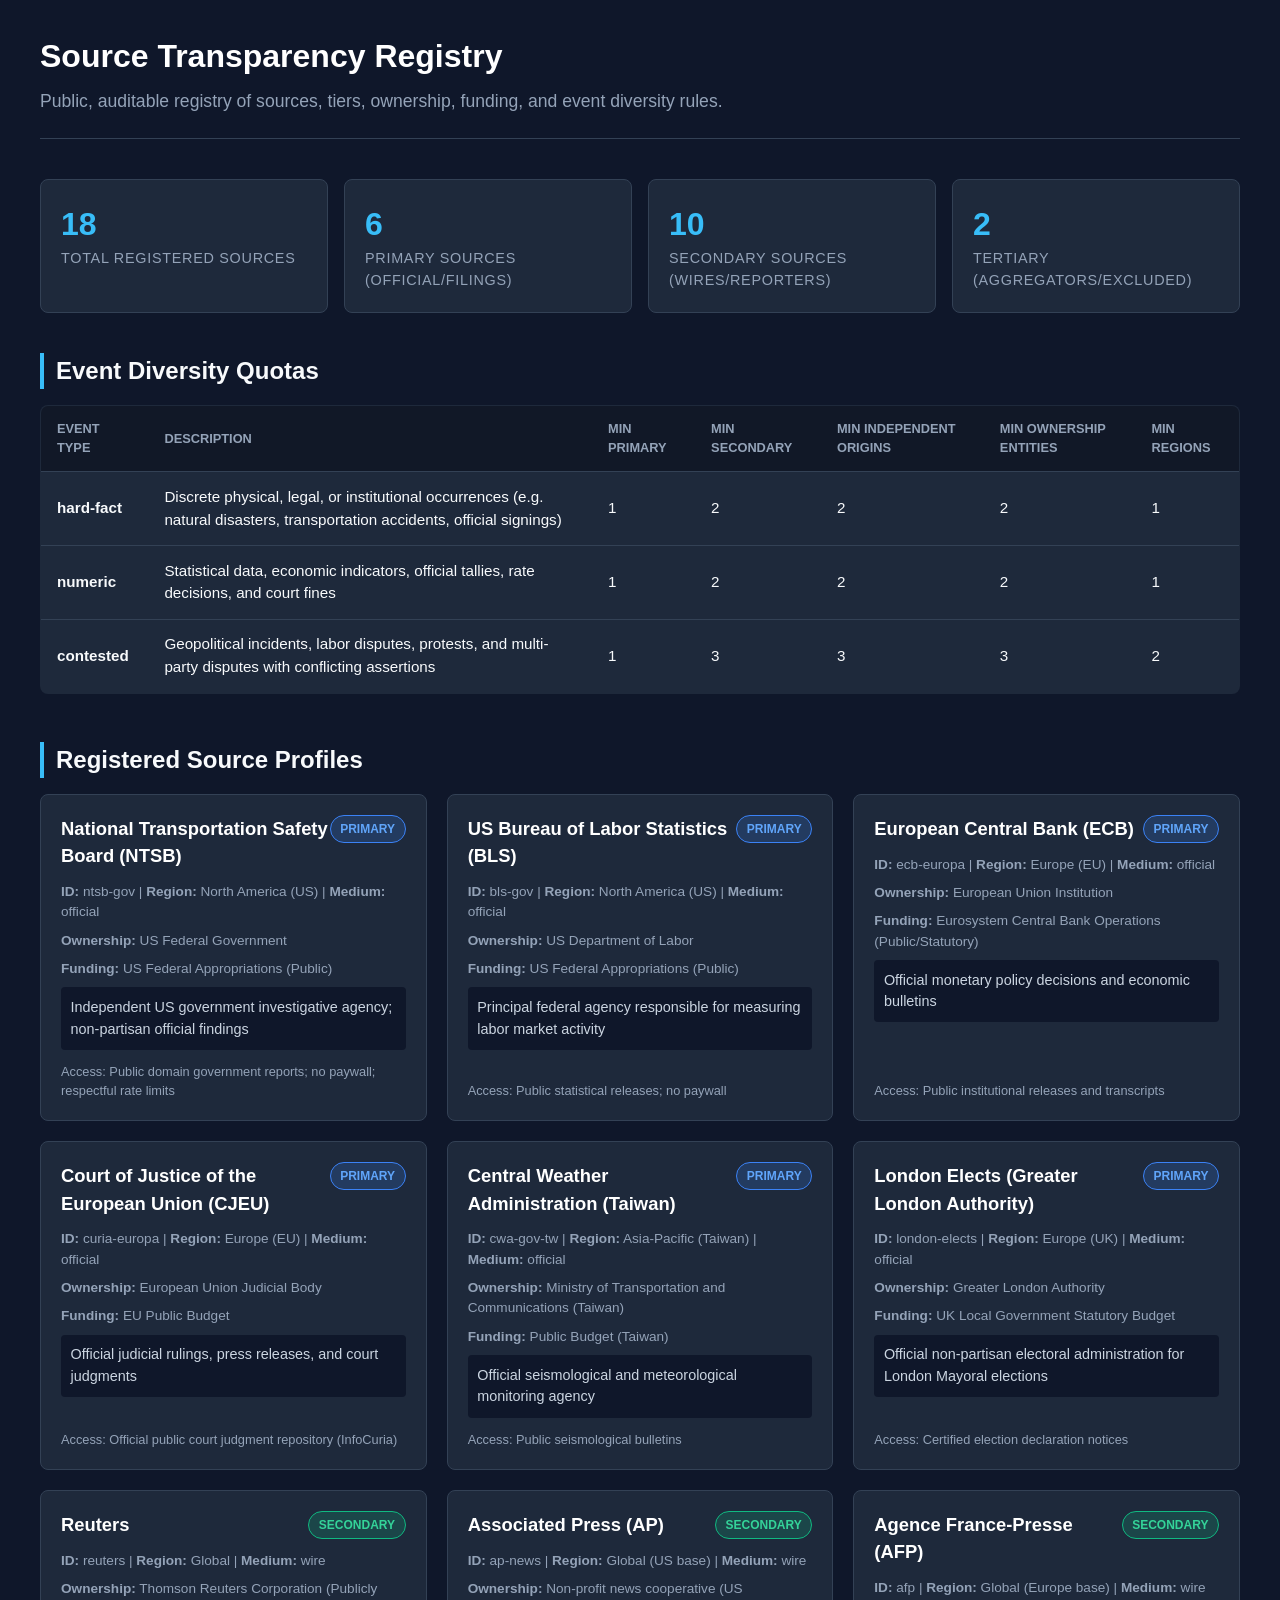
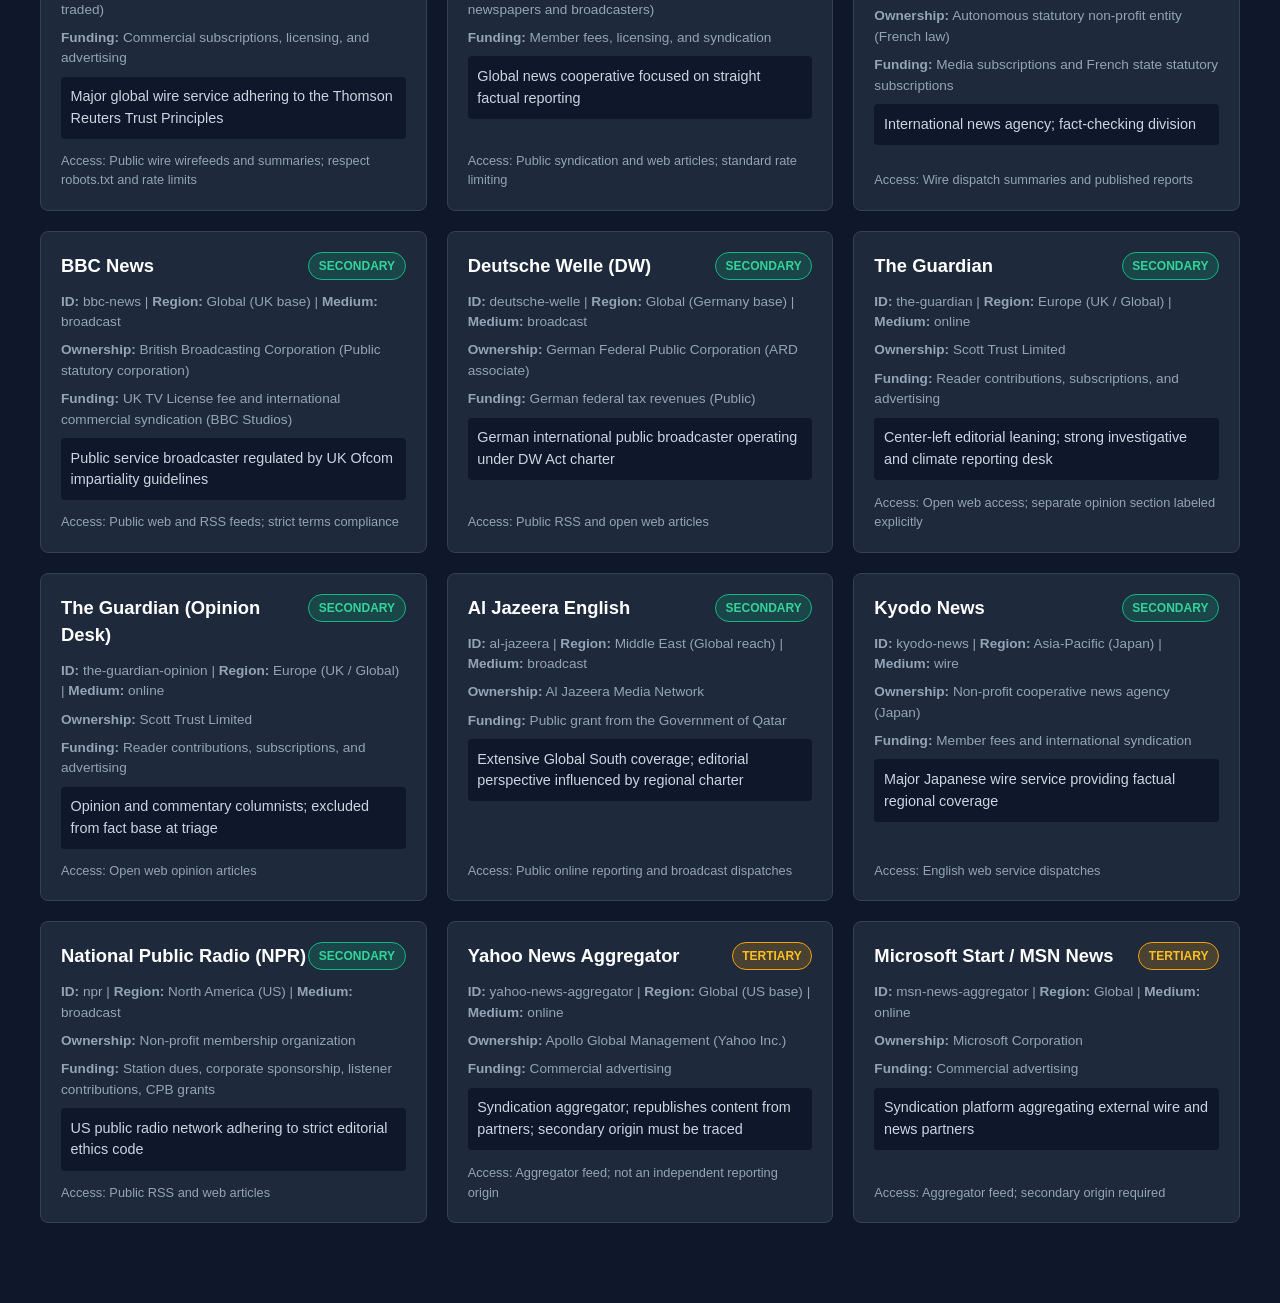
<file: docs/transparency.html>
<!DOCTYPE html>
<html lang="en">
<head>
  <meta charset="UTF-8">
  <meta name="viewport" content="width=device-width, initial-scale=1.0">
  <title>Source Transparency Registry — Raw News Extraction</title>
  <style>
    :root {
      --bg: #0f172a; --card-bg: #1e293b; --text: #f8fafc; --text-muted: #94a3b8;
      --border: #334155; --primary: #38bdf8; --success: #4ade80; --warning: #fbbf24;
      --tier1: #3b82f6; --tier2: #10b981; --tier3: #f59e0b;
    }
    body {
      font-family: -apple-system, BlinkMacSystemFont, 'Segoe UI', Roboto, Helvetica, Arial, sans-serif;
      background-color: var(--bg); color: var(--text); line-height: 1.5; margin: 0; padding: 2rem;
    }
    .container { max-width: 1200px; margin: 0 auto; }
    header { margin-bottom: 2.5rem; border-bottom: 1px solid var(--border); padding-bottom: 1.5rem; }
    h1 { font-size: 2rem; margin: 0 0 0.5rem 0; color: #fff; }
    p.subtitle { color: var(--text-muted); font-size: 1.1rem; margin: 0; }
    .stats-grid { display: grid; grid-template-columns: repeat(auto-fit, minmax(220px, 1fr)); gap: 1rem; margin-bottom: 2.5rem; }
    .stat-card { background: var(--card-bg); border: 1px solid var(--border); border-radius: 8px; padding: 1.25rem; }
    .stat-value { font-size: 2rem; font-weight: 700; color: var(--primary); }
    .stat-label { color: var(--text-muted); font-size: 0.9rem; text-transform: uppercase; letter-spacing: 0.05em; }
    .section { margin-bottom: 3rem; }
    h2 { font-size: 1.5rem; margin-bottom: 1rem; border-left: 4px solid var(--primary); padding-left: 0.75rem; }
    table { width: 100%; border-collapse: collapse; margin-top: 1rem; background: var(--card-bg); border-radius: 8px; overflow: hidden; border: 1px solid var(--border); }
    th, td { padding: 0.85rem 1rem; text-align: left; border-bottom: 1px solid var(--border); font-size: 0.95rem; }
    th { background: #111827; color: var(--text-muted); font-weight: 600; text-transform: uppercase; font-size: 0.8rem; }
    tr:hover { background: #24344d; }
    .badge { display: inline-block; padding: 0.25rem 0.6rem; border-radius: 9999px; font-size: 0.75rem; font-weight: 600; text-transform: uppercase; }
    .badge-primary { background: rgba(59, 130, 246, 0.2); color: #60a5fa; border: 1px solid #3b82f6; }
    .badge-secondary { background: rgba(16, 185, 129, 0.2); color: #34d399; border: 1px solid #10b981; }
    .badge-tertiary { background: rgba(245, 158, 11, 0.2); color: #fbbf24; border: 1px solid #f59e0b; }
    .source-grid { display: grid; grid-template-columns: repeat(auto-fill, minmax(350px, 1fr)); gap: 1.25rem; }
    .source-card { background: var(--card-bg); border: 1px solid var(--border); border-radius: 8px; padding: 1.25rem; display: flex; flex-direction: column; justify-content: space-between; }
    .source-header { display: flex; justify-content: space-between; align-items: flex-start; margin-bottom: 0.75rem; }
    .source-title { font-size: 1.15rem; font-weight: 600; margin: 0; color: #fff; }
    .source-meta { font-size: 0.85rem; color: var(--text-muted); margin-bottom: 0.5rem; }
    .source-notes { font-size: 0.9rem; color: #cbd5e1; margin-top: 0.5rem; background: #0f172a; padding: 0.6rem; border-radius: 4px; }
  </style>
</head>
<body>
  <div class="container">
    <header>
      <h1>Source Transparency Registry</h1>
      <p class="subtitle">Public, auditable registry of sources, tiers, ownership, funding, and event diversity rules.</p>
    </header>
    <div class="stats-grid">
      <div class="stat-card"><div class="stat-value">18</div><div class="stat-label">Total Registered Sources</div></div>
      <div class="stat-card"><div class="stat-value">6</div><div class="stat-label">Primary Sources (Official/Filings)</div></div>
      <div class="stat-card"><div class="stat-value">10</div><div class="stat-label">Secondary Sources (Wires/Reporters)</div></div>
      <div class="stat-card"><div class="stat-value">2</div><div class="stat-label">Tertiary (Aggregators/Excluded)</div></div>
    </div>
    <div class="section">
      <h2>Event Diversity Quotas</h2>
      <table>
        <thead>
          <tr>
            <th>Event Type</th>
            <th>Description</th>
            <th>Min Primary</th>
            <th>Min Secondary</th>
            <th>Min Independent Origins</th>
            <th>Min Ownership Entities</th>
            <th>Min Regions</th>
          </tr>
        </thead>
        <tbody>
          <tr><td><strong>hard-fact</strong></td><td>Discrete physical, legal, or institutional occurrences (e.g. natural disasters, transportation accidents, official signings)</td><td>1</td><td>2</td><td>2</td><td>2</td><td>1</td></tr>
          <tr><td><strong>numeric</strong></td><td>Statistical data, economic indicators, official tallies, rate decisions, and court fines</td><td>1</td><td>2</td><td>2</td><td>2</td><td>1</td></tr>
          <tr><td><strong>contested</strong></td><td>Geopolitical incidents, labor disputes, protests, and multi-party disputes with conflicting assertions</td><td>1</td><td>3</td><td>3</td><td>3</td><td>2</td></tr>
        </tbody>
      </table>
    </div>
    <div class="section">
      <h2>Registered Source Profiles</h2>
      <div class="source-grid">
        <div class="source-card">          <div>            <div class="source-header">              <h3 class="source-title">National Transportation Safety Board (NTSB)</h3>              <span class="badge badge-primary">primary</span>            </div>            <div class="source-meta"><strong>ID:</strong> ntsb-gov | <strong>Region:</strong> North America (US) | <strong>Medium:</strong> official</div>            <div class="source-meta"><strong>Ownership:</strong> US Federal Government</div>            <div class="source-meta"><strong>Funding:</strong> US Federal Appropriations (Public)</div>            <div class="source-notes">Independent US government investigative agency; non-partisan official findings</div>          </div>          <div style="margin-top: 0.75rem; font-size: 0.8rem; color: var(--text-muted);">            Access: Public domain government reports; no paywall; respectful rate limits          </div>        </div>
        <div class="source-card">          <div>            <div class="source-header">              <h3 class="source-title">US Bureau of Labor Statistics (BLS)</h3>              <span class="badge badge-primary">primary</span>            </div>            <div class="source-meta"><strong>ID:</strong> bls-gov | <strong>Region:</strong> North America (US) | <strong>Medium:</strong> official</div>            <div class="source-meta"><strong>Ownership:</strong> US Department of Labor</div>            <div class="source-meta"><strong>Funding:</strong> US Federal Appropriations (Public)</div>            <div class="source-notes">Principal federal agency responsible for measuring labor market activity</div>          </div>          <div style="margin-top: 0.75rem; font-size: 0.8rem; color: var(--text-muted);">            Access: Public statistical releases; no paywall          </div>        </div>
        <div class="source-card">          <div>            <div class="source-header">              <h3 class="source-title">European Central Bank (ECB)</h3>              <span class="badge badge-primary">primary</span>            </div>            <div class="source-meta"><strong>ID:</strong> ecb-europa | <strong>Region:</strong> Europe (EU) | <strong>Medium:</strong> official</div>            <div class="source-meta"><strong>Ownership:</strong> European Union Institution</div>            <div class="source-meta"><strong>Funding:</strong> Eurosystem Central Bank Operations (Public/Statutory)</div>            <div class="source-notes">Official monetary policy decisions and economic bulletins</div>          </div>          <div style="margin-top: 0.75rem; font-size: 0.8rem; color: var(--text-muted);">            Access: Public institutional releases and transcripts          </div>        </div>
        <div class="source-card">          <div>            <div class="source-header">              <h3 class="source-title">Court of Justice of the European Union (CJEU)</h3>              <span class="badge badge-primary">primary</span>            </div>            <div class="source-meta"><strong>ID:</strong> curia-europa | <strong>Region:</strong> Europe (EU) | <strong>Medium:</strong> official</div>            <div class="source-meta"><strong>Ownership:</strong> European Union Judicial Body</div>            <div class="source-meta"><strong>Funding:</strong> EU Public Budget</div>            <div class="source-notes">Official judicial rulings, press releases, and court judgments</div>          </div>          <div style="margin-top: 0.75rem; font-size: 0.8rem; color: var(--text-muted);">            Access: Official public court judgment repository (InfoCuria)          </div>        </div>
        <div class="source-card">          <div>            <div class="source-header">              <h3 class="source-title">Central Weather Administration (Taiwan)</h3>              <span class="badge badge-primary">primary</span>            </div>            <div class="source-meta"><strong>ID:</strong> cwa-gov-tw | <strong>Region:</strong> Asia-Pacific (Taiwan) | <strong>Medium:</strong> official</div>            <div class="source-meta"><strong>Ownership:</strong> Ministry of Transportation and Communications (Taiwan)</div>            <div class="source-meta"><strong>Funding:</strong> Public Budget (Taiwan)</div>            <div class="source-notes">Official seismological and meteorological monitoring agency</div>          </div>          <div style="margin-top: 0.75rem; font-size: 0.8rem; color: var(--text-muted);">            Access: Public seismological bulletins          </div>        </div>
        <div class="source-card">          <div>            <div class="source-header">              <h3 class="source-title">London Elects (Greater London Authority)</h3>              <span class="badge badge-primary">primary</span>            </div>            <div class="source-meta"><strong>ID:</strong> london-elects | <strong>Region:</strong> Europe (UK) | <strong>Medium:</strong> official</div>            <div class="source-meta"><strong>Ownership:</strong> Greater London Authority</div>            <div class="source-meta"><strong>Funding:</strong> UK Local Government Statutory Budget</div>            <div class="source-notes">Official non-partisan electoral administration for London Mayoral elections</div>          </div>          <div style="margin-top: 0.75rem; font-size: 0.8rem; color: var(--text-muted);">            Access: Certified election declaration notices          </div>        </div>
        <div class="source-card">          <div>            <div class="source-header">              <h3 class="source-title">Reuters</h3>              <span class="badge badge-secondary">secondary</span>            </div>            <div class="source-meta"><strong>ID:</strong> reuters | <strong>Region:</strong> Global | <strong>Medium:</strong> wire</div>            <div class="source-meta"><strong>Ownership:</strong> Thomson Reuters Corporation (Publicly traded)</div>            <div class="source-meta"><strong>Funding:</strong> Commercial subscriptions, licensing, and advertising</div>            <div class="source-notes">Major global wire service adhering to the Thomson Reuters Trust Principles</div>          </div>          <div style="margin-top: 0.75rem; font-size: 0.8rem; color: var(--text-muted);">            Access: Public wire wirefeeds and summaries; respect robots.txt and rate limits          </div>        </div>
        <div class="source-card">          <div>            <div class="source-header">              <h3 class="source-title">Associated Press (AP)</h3>              <span class="badge badge-secondary">secondary</span>            </div>            <div class="source-meta"><strong>ID:</strong> ap-news | <strong>Region:</strong> Global (US base) | <strong>Medium:</strong> wire</div>            <div class="source-meta"><strong>Ownership:</strong> Non-profit news cooperative (US newspapers and broadcasters)</div>            <div class="source-meta"><strong>Funding:</strong> Member fees, licensing, and syndication</div>            <div class="source-notes">Global news cooperative focused on straight factual reporting</div>          </div>          <div style="margin-top: 0.75rem; font-size: 0.8rem; color: var(--text-muted);">            Access: Public syndication and web articles; standard rate limiting          </div>        </div>
        <div class="source-card">          <div>            <div class="source-header">              <h3 class="source-title">Agence France-Presse (AFP)</h3>              <span class="badge badge-secondary">secondary</span>            </div>            <div class="source-meta"><strong>ID:</strong> afp | <strong>Region:</strong> Global (Europe base) | <strong>Medium:</strong> wire</div>            <div class="source-meta"><strong>Ownership:</strong> Autonomous statutory non-profit entity (French law)</div>            <div class="source-meta"><strong>Funding:</strong> Media subscriptions and French state statutory subscriptions</div>            <div class="source-notes">International news agency; fact-checking division</div>          </div>          <div style="margin-top: 0.75rem; font-size: 0.8rem; color: var(--text-muted);">            Access: Wire dispatch summaries and published reports          </div>        </div>
        <div class="source-card">          <div>            <div class="source-header">              <h3 class="source-title">BBC News</h3>              <span class="badge badge-secondary">secondary</span>            </div>            <div class="source-meta"><strong>ID:</strong> bbc-news | <strong>Region:</strong> Global (UK base) | <strong>Medium:</strong> broadcast</div>            <div class="source-meta"><strong>Ownership:</strong> British Broadcasting Corporation (Public statutory corporation)</div>            <div class="source-meta"><strong>Funding:</strong> UK TV License fee and international commercial syndication (BBC Studios)</div>            <div class="source-notes">Public service broadcaster regulated by UK Ofcom impartiality guidelines</div>          </div>          <div style="margin-top: 0.75rem; font-size: 0.8rem; color: var(--text-muted);">            Access: Public web and RSS feeds; strict terms compliance          </div>        </div>
        <div class="source-card">          <div>            <div class="source-header">              <h3 class="source-title">Deutsche Welle (DW)</h3>              <span class="badge badge-secondary">secondary</span>            </div>            <div class="source-meta"><strong>ID:</strong> deutsche-welle | <strong>Region:</strong> Global (Germany base) | <strong>Medium:</strong> broadcast</div>            <div class="source-meta"><strong>Ownership:</strong> German Federal Public Corporation (ARD associate)</div>            <div class="source-meta"><strong>Funding:</strong> German federal tax revenues (Public)</div>            <div class="source-notes">German international public broadcaster operating under DW Act charter</div>          </div>          <div style="margin-top: 0.75rem; font-size: 0.8rem; color: var(--text-muted);">            Access: Public RSS and open web articles          </div>        </div>
        <div class="source-card">          <div>            <div class="source-header">              <h3 class="source-title">The Guardian</h3>              <span class="badge badge-secondary">secondary</span>            </div>            <div class="source-meta"><strong>ID:</strong> the-guardian | <strong>Region:</strong> Europe (UK / Global) | <strong>Medium:</strong> online</div>            <div class="source-meta"><strong>Ownership:</strong> Scott Trust Limited</div>            <div class="source-meta"><strong>Funding:</strong> Reader contributions, subscriptions, and advertising</div>            <div class="source-notes">Center-left editorial leaning; strong investigative and climate reporting desk</div>          </div>          <div style="margin-top: 0.75rem; font-size: 0.8rem; color: var(--text-muted);">            Access: Open web access; separate opinion section labeled explicitly          </div>        </div>
        <div class="source-card">          <div>            <div class="source-header">              <h3 class="source-title">The Guardian (Opinion Desk)</h3>              <span class="badge badge-secondary">secondary</span>            </div>            <div class="source-meta"><strong>ID:</strong> the-guardian-opinion | <strong>Region:</strong> Europe (UK / Global) | <strong>Medium:</strong> online</div>            <div class="source-meta"><strong>Ownership:</strong> Scott Trust Limited</div>            <div class="source-meta"><strong>Funding:</strong> Reader contributions, subscriptions, and advertising</div>            <div class="source-notes">Opinion and commentary columnists; excluded from fact base at triage</div>          </div>          <div style="margin-top: 0.75rem; font-size: 0.8rem; color: var(--text-muted);">            Access: Open web opinion articles          </div>        </div>
        <div class="source-card">          <div>            <div class="source-header">              <h3 class="source-title">Al Jazeera English</h3>              <span class="badge badge-secondary">secondary</span>            </div>            <div class="source-meta"><strong>ID:</strong> al-jazeera | <strong>Region:</strong> Middle East (Global reach) | <strong>Medium:</strong> broadcast</div>            <div class="source-meta"><strong>Ownership:</strong> Al Jazeera Media Network</div>            <div class="source-meta"><strong>Funding:</strong> Public grant from the Government of Qatar</div>            <div class="source-notes">Extensive Global South coverage; editorial perspective influenced by regional charter</div>          </div>          <div style="margin-top: 0.75rem; font-size: 0.8rem; color: var(--text-muted);">            Access: Public online reporting and broadcast dispatches          </div>        </div>
        <div class="source-card">          <div>            <div class="source-header">              <h3 class="source-title">Kyodo News</h3>              <span class="badge badge-secondary">secondary</span>            </div>            <div class="source-meta"><strong>ID:</strong> kyodo-news | <strong>Region:</strong> Asia-Pacific (Japan) | <strong>Medium:</strong> wire</div>            <div class="source-meta"><strong>Ownership:</strong> Non-profit cooperative news agency (Japan)</div>            <div class="source-meta"><strong>Funding:</strong> Member fees and international syndication</div>            <div class="source-notes">Major Japanese wire service providing factual regional coverage</div>          </div>          <div style="margin-top: 0.75rem; font-size: 0.8rem; color: var(--text-muted);">            Access: English web service dispatches          </div>        </div>
        <div class="source-card">          <div>            <div class="source-header">              <h3 class="source-title">National Public Radio (NPR)</h3>              <span class="badge badge-secondary">secondary</span>            </div>            <div class="source-meta"><strong>ID:</strong> npr | <strong>Region:</strong> North America (US) | <strong>Medium:</strong> broadcast</div>            <div class="source-meta"><strong>Ownership:</strong> Non-profit membership organization</div>            <div class="source-meta"><strong>Funding:</strong> Station dues, corporate sponsorship, listener contributions, CPB grants</div>            <div class="source-notes">US public radio network adhering to strict editorial ethics code</div>          </div>          <div style="margin-top: 0.75rem; font-size: 0.8rem; color: var(--text-muted);">            Access: Public RSS and web articles          </div>        </div>
        <div class="source-card">          <div>            <div class="source-header">              <h3 class="source-title">Yahoo News Aggregator</h3>              <span class="badge badge-tertiary">tertiary</span>            </div>            <div class="source-meta"><strong>ID:</strong> yahoo-news-aggregator | <strong>Region:</strong> Global (US base) | <strong>Medium:</strong> online</div>            <div class="source-meta"><strong>Ownership:</strong> Apollo Global Management (Yahoo Inc.)</div>            <div class="source-meta"><strong>Funding:</strong> Commercial advertising</div>            <div class="source-notes">Syndication aggregator; republishes content from partners; secondary origin must be traced</div>          </div>          <div style="margin-top: 0.75rem; font-size: 0.8rem; color: var(--text-muted);">            Access: Aggregator feed; not an independent reporting origin          </div>        </div>
        <div class="source-card">          <div>            <div class="source-header">              <h3 class="source-title">Microsoft Start / MSN News</h3>              <span class="badge badge-tertiary">tertiary</span>            </div>            <div class="source-meta"><strong>ID:</strong> msn-news-aggregator | <strong>Region:</strong> Global | <strong>Medium:</strong> online</div>            <div class="source-meta"><strong>Ownership:</strong> Microsoft Corporation</div>            <div class="source-meta"><strong>Funding:</strong> Commercial advertising</div>            <div class="source-notes">Syndication platform aggregating external wire and news partners</div>          </div>          <div style="margin-top: 0.75rem; font-size: 0.8rem; color: var(--text-muted);">            Access: Aggregator feed; secondary origin required          </div>        </div>
      </div>
    </div>
  </div>
</body>
</html>
</file>
